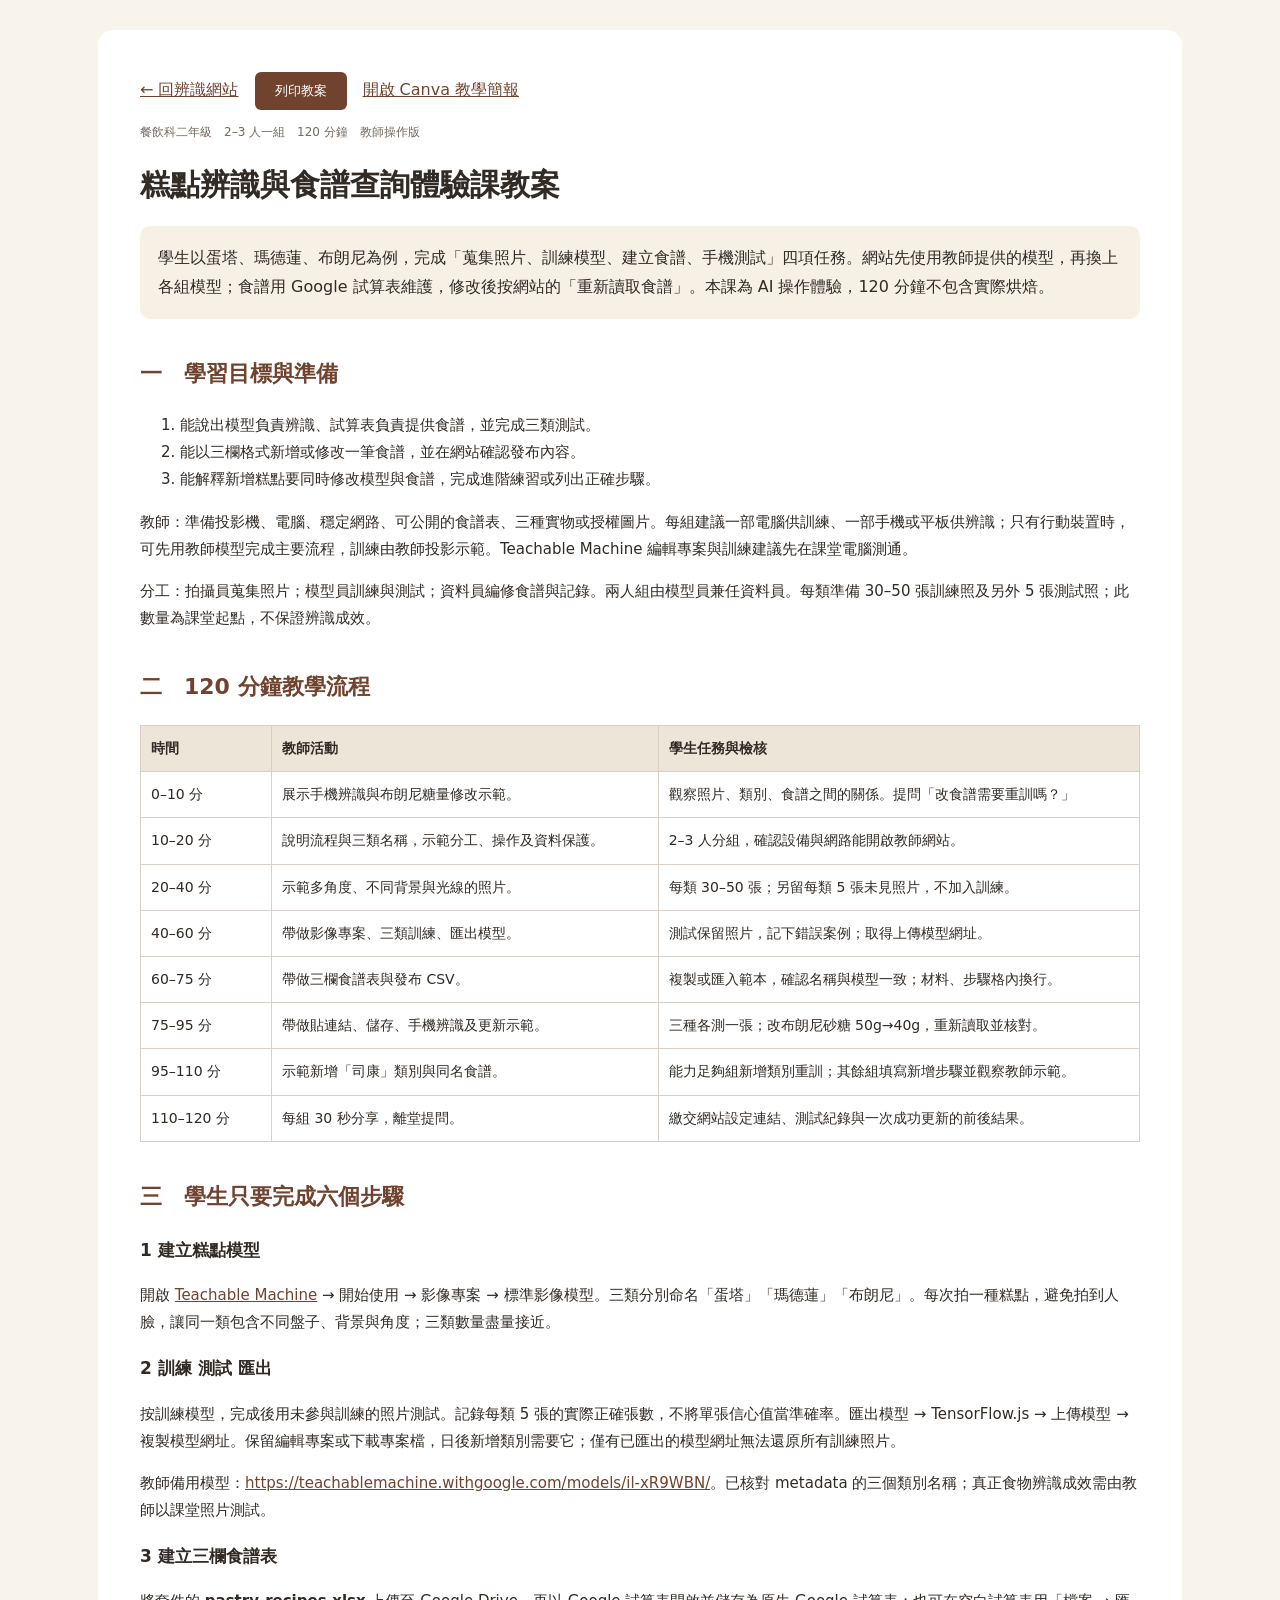
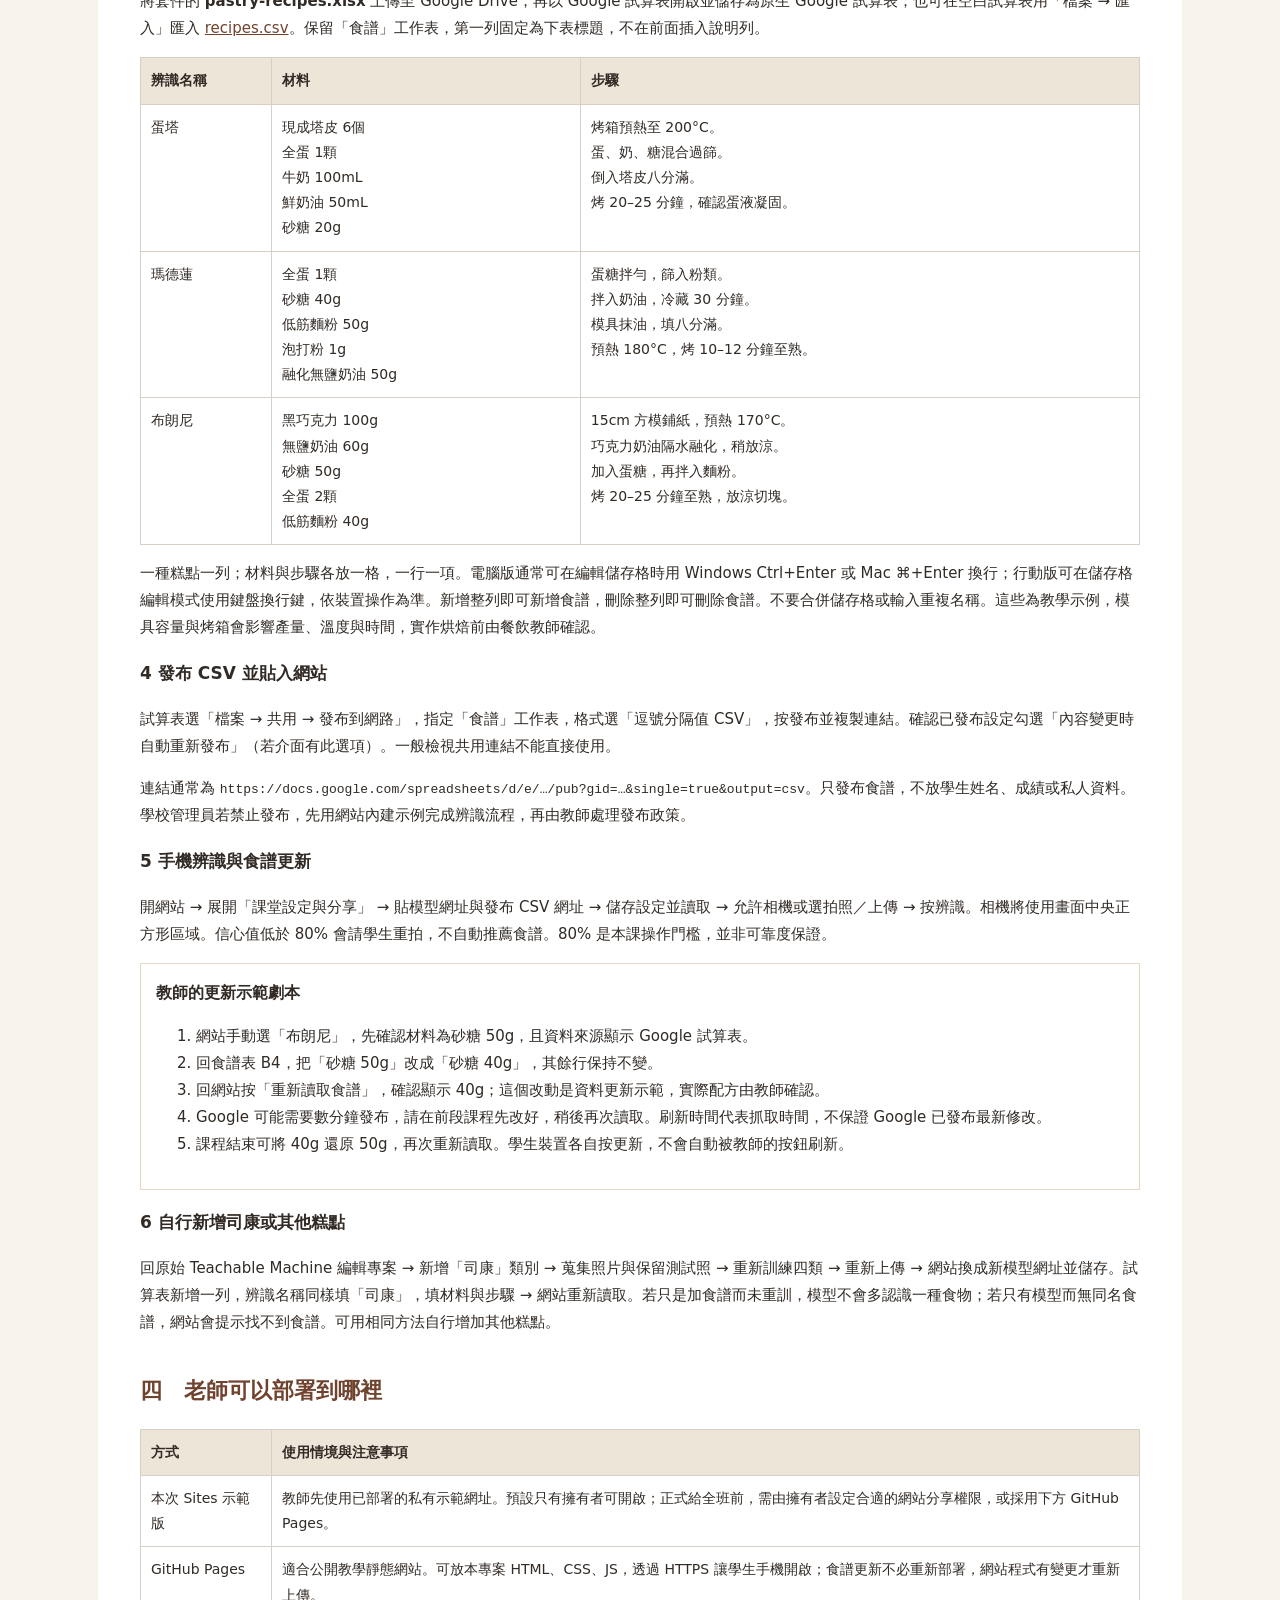
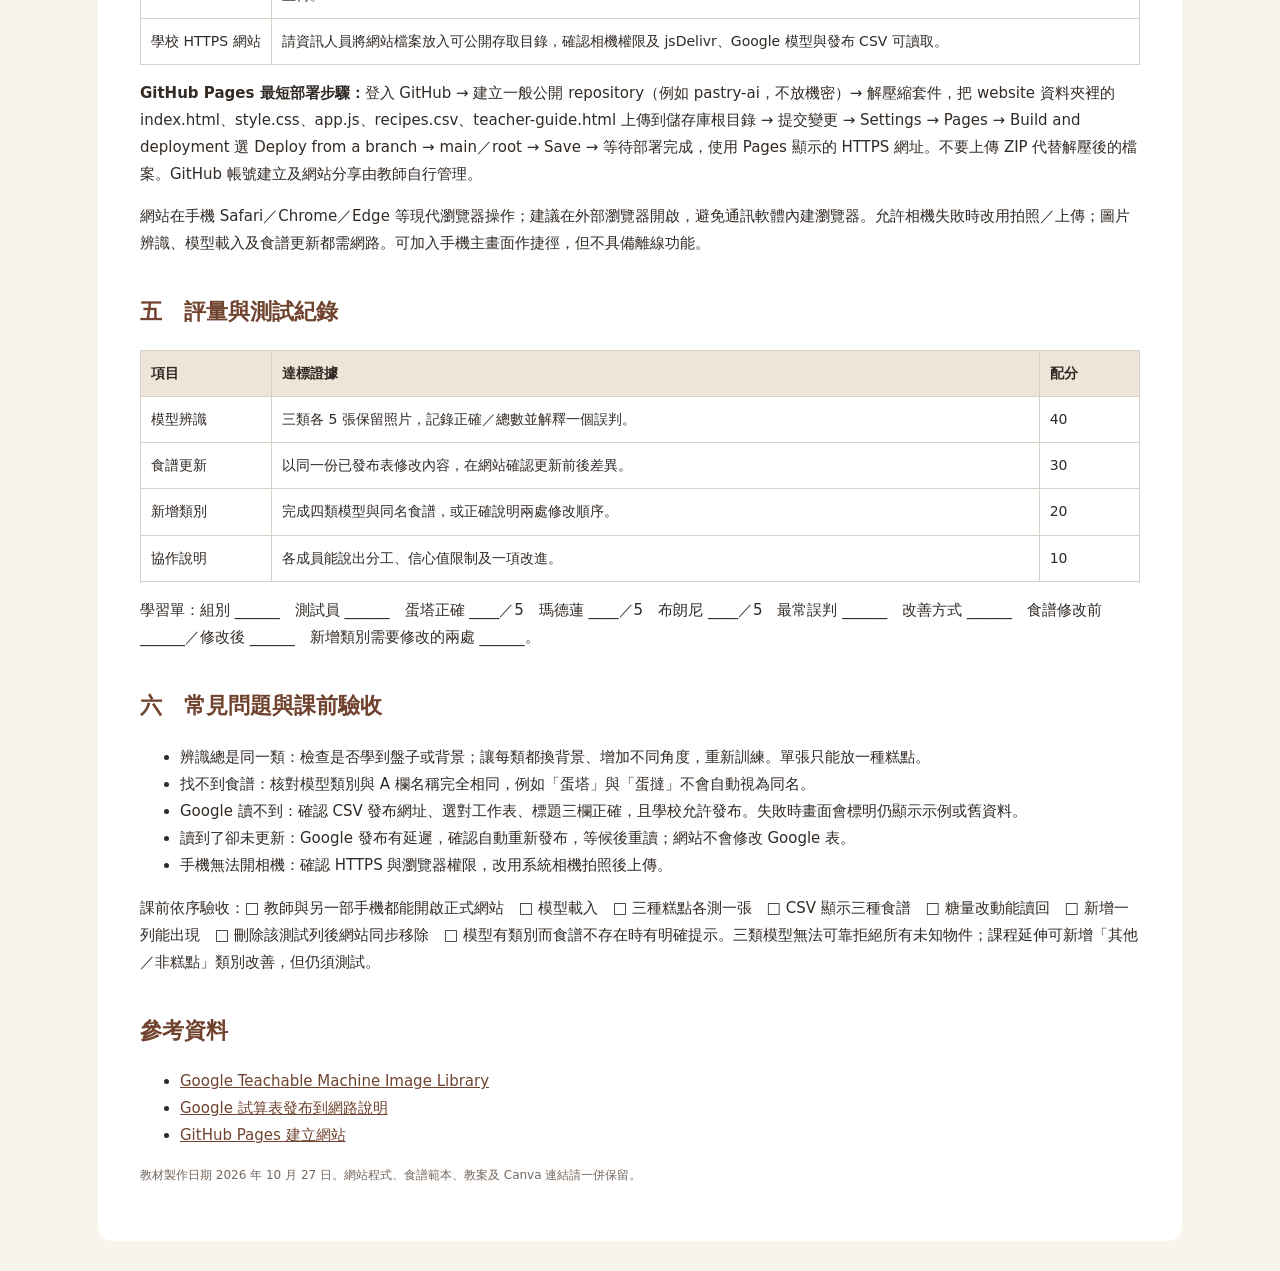
<file: teacher-guide.html>
<!doctype html><html lang="zh-Hant"><head><meta charset="utf-8"><meta name="viewport" content="width=device-width,initial-scale=1"><title>糕點辨識體驗課 教師教案</title><style>body{font-family:system-ui,"Microsoft JhengHei",sans-serif;line-height:1.8;color:#312a25;background:#f8f3eb;margin:0}main{max-width:1000px;margin:30px auto;background:white;padding:42px;border-radius:15px}h1{font-size:30px;line-height:1.4}h2{font-size:22px;margin-top:35px;color:#70432f}h3{font-size:17px}p,li{font-size:15px}a{color:#70432f}table{width:100%;border-collapse:collapse;font-size:14px}th,td{border:1px solid #d8d0c6;padding:10px;text-align:left;vertical-align:top}th{background:#eee5d9}th:first-child{width:110px}.lead{background:#f7f0e5;padding:18px;border-radius:10px}.check{padding:15px;border:1px solid #e4d7c8}.small{font-size:12px;color:#76685e}button{background:#70432f;color:white;border:0;padding:10px 20px;border-radius:6px;cursor:pointer}code{overflow-wrap:anywhere;font-size:13px}@media(max-width:700px){main{margin:0;padding:20px;border-radius:0}table{font-size:12px}td,th{padding:6px}}@media print{body{background:white}main{margin:0;padding:0;max-width:none}.no-print{display:none}h2,h3{break-after:avoid}tr,.check{break-inside:avoid}a{color:inherit}table{font-size:11px}p,li{font-size:11px}h1{font-size:23px}h2{font-size:17px;margin-top:22px}@page{size:A4;margin:16mm}}</style></head><body><main>
<nav class="no-print"><a href="./">← 回辨識網站</a>　<button onclick="print()">列印教案</button>　<a href="https://canva.link/2vbof699mu4c3zj">開啟 Canva 教學簡報</a></nav>
<p class="small">餐飲科二年級　2–3 人一組　120 分鐘　教師操作版</p><h1>糕點辨識與食譜查詢體驗課教案</h1>
<div class="lead">學生以蛋塔、瑪德蓮、布朗尼為例，完成「蒐集照片、訓練模型、建立食譜、手機測試」四項任務。網站先使用教師提供的模型，再換上各組模型；食譜用 Google 試算表維護，修改後按網站的「重新讀取食譜」。本課為 AI 操作體驗，120 分鐘不包含實際烘焙。</div>
<h2>一　學習目標與準備</h2><ol><li>能說出模型負責辨識、試算表負責提供食譜，並完成三類測試。</li><li>能以三欄格式新增或修改一筆食譜，並在網站確認發布內容。</li><li>能解釋新增糕點要同時修改模型與食譜，完成進階練習或列出正確步驟。</li></ol>
<p>教師：準備投影機、電腦、穩定網路、可公開的食譜表、三種實物或授權圖片。每組建議一部電腦供訓練、一部手機或平板供辨識；只有行動裝置時，可先用教師模型完成主要流程，訓練由教師投影示範。Teachable Machine 編輯專案與訓練建議先在課堂電腦測通。</p>
<p>分工：拍攝員蒐集照片；模型員訓練與測試；資料員編修食譜與記錄。兩人組由模型員兼任資料員。每類準備 30–50 張訓練照及另外 5 張測試照；此數量為課堂起點，不保證辨識成效。</p>
<h2>二　120 分鐘教學流程</h2><table><thead><tr><th>時間</th><th>教師活動</th><th>學生任務與檢核</th></tr></thead><tbody>
<tr><td>0–10 分</td><td>展示手機辨識與布朗尼糖量修改示範。</td><td>觀察照片、類別、食譜之間的關係。提問「改食譜需要重訓嗎？」</td></tr>
<tr><td>10–20 分</td><td>說明流程與三類名稱，示範分工、操作及資料保護。</td><td>2–3 人分組，確認設備與網路能開啟教師網站。</td></tr>
<tr><td>20–40 分</td><td>示範多角度、不同背景與光線的照片。</td><td>每類 30–50 張；另留每類 5 張未見照片，不加入訓練。</td></tr>
<tr><td>40–60 分</td><td>帶做影像專案、三類訓練、匯出模型。</td><td>測試保留照片，記下錯誤案例；取得上傳模型網址。</td></tr>
<tr><td>60–75 分</td><td>帶做三欄食譜表與發布 CSV。</td><td>複製或匯入範本，確認名稱與模型一致；材料、步驟格內換行。</td></tr>
<tr><td>75–95 分</td><td>帶做貼連結、儲存、手機辨識及更新示範。</td><td>三種各測一張；改布朗尼砂糖 50g→40g，重新讀取並核對。</td></tr>
<tr><td>95–110 分</td><td>示範新增「司康」類別與同名食譜。</td><td>能力足夠組新增類別重訓；其餘組填寫新增步驟並觀察教師示範。</td></tr>
<tr><td>110–120 分</td><td>每組 30 秒分享，離堂提問。</td><td>繳交網站設定連結、測試紀錄與一次成功更新的前後結果。</td></tr>
</tbody></table>
<h2>三　學生只要完成六個步驟</h2>
<h3>1 建立糕點模型</h3><p>開啟 <a href="https://teachablemachine.withgoogle.com/">Teachable Machine</a> → 開始使用 → 影像專案 → 標準影像模型。三類分別命名「蛋塔」「瑪德蓮」「布朗尼」。每次拍一種糕點，避免拍到人臉，讓同一類包含不同盤子、背景與角度；三類數量盡量接近。</p>
<h3>2 訓練 測試 匯出</h3><p>按訓練模型，完成後用未參與訓練的照片測試。記錄每類 5 張的實際正確張數，不將單張信心值當準確率。匯出模型 → TensorFlow.js → 上傳模型 → 複製模型網址。保留編輯專案或下載專案檔，日後新增類別需要它；僅有已匯出的模型網址無法還原所有訓練照片。</p>
<p>教師備用模型：<a href="https://teachablemachine.withgoogle.com/models/il-xR9WBN/">https://teachablemachine.withgoogle.com/models/il-xR9WBN/</a>。已核對 metadata 的三個類別名稱；真正食物辨識成效需由教師以課堂照片測試。</p>
<h3>3 建立三欄食譜表</h3><p>將套件的 <strong>pastry-recipes.xlsx</strong> 上傳至 Google Drive，再以 Google 試算表開啟並儲存為原生 Google 試算表；也可在空白試算表用「檔案 → 匯入」匯入 <a href="recipes.csv">recipes.csv</a>。保留「食譜」工作表，第一列固定為下表標題，不在前面插入說明列。</p>
<table><tr><th>辨識名稱</th><th>材料</th><th>步驟</th></tr><tr><td>蛋塔</td><td>現成塔皮 6個<br>全蛋 1顆<br>牛奶 100mL<br>鮮奶油 50mL<br>砂糖 20g</td><td>烤箱預熱至 200°C。<br>蛋、奶、糖混合過篩。<br>倒入塔皮八分滿。<br>烤 20–25 分鐘，確認蛋液凝固。</td></tr><tr><td>瑪德蓮</td><td>全蛋 1顆<br>砂糖 40g<br>低筋麵粉 50g<br>泡打粉 1g<br>融化無鹽奶油 50g</td><td>蛋糖拌勻，篩入粉類。<br>拌入奶油，冷藏 30 分鐘。<br>模具抹油，填八分滿。<br>預熱 180°C，烤 10–12 分鐘至熟。</td></tr><tr><td>布朗尼</td><td>黑巧克力 100g<br>無鹽奶油 60g<br>砂糖 50g<br>全蛋 2顆<br>低筋麵粉 40g</td><td>15cm 方模鋪紙，預熱 170°C。<br>巧克力奶油隔水融化，稍放涼。<br>加入蛋糖，再拌入麵粉。<br>烤 20–25 分鐘至熟，放涼切塊。</td></tr></table>
<p>一種糕點一列；材料與步驟各放一格，一行一項。電腦版通常可在編輯儲存格時用 Windows Ctrl+Enter 或 Mac ⌘+Enter 換行；行動版可在儲存格編輯模式使用鍵盤換行鍵，依裝置操作為準。新增整列即可新增食譜，刪除整列即可刪除食譜。不要合併儲存格或輸入重複名稱。這些為教學示例，模具容量與烤箱會影響產量、溫度與時間，實作烘焙前由餐飲教師確認。</p>
<h3>4 發布 CSV 並貼入網站</h3><p>試算表選「檔案 → 共用 → 發布到網路」，指定「食譜」工作表，格式選「逗號分隔值 CSV」，按發布並複製連結。確認已發布設定勾選「內容變更時自動重新發布」（若介面有此選項）。一般檢視共用連結不能直接使用。</p><p>連結通常為 <code>https://docs.google.com/spreadsheets/d/e/…/pub?gid=…&amp;single=true&amp;output=csv</code>。只發布食譜，不放學生姓名、成績或私人資料。學校管理員若禁止發布，先用網站內建示例完成辨識流程，再由教師處理發布政策。</p>
<h3>5 手機辨識與食譜更新</h3><p>開網站 → 展開「課堂設定與分享」 → 貼模型網址與發布 CSV 網址 → 儲存設定並讀取 → 允許相機或選拍照／上傳 → 按辨識。相機將使用畫面中央正方形區域。信心值低於 80% 會請學生重拍，不自動推薦食譜。80% 是本課操作門檻，並非可靠度保證。</p>
<div class="check"><strong>教師的更新示範劇本</strong><ol><li>網站手動選「布朗尼」，先確認材料為砂糖 50g，且資料來源顯示 Google 試算表。</li><li>回食譜表 B4，把「砂糖 50g」改成「砂糖 40g」，其餘行保持不變。</li><li>回網站按「重新讀取食譜」，確認顯示 40g；這個改動是資料更新示範，實際配方由教師確認。</li><li>Google 可能需要數分鐘發布，請在前段課程先改好，稍後再次讀取。刷新時間代表抓取時間，不保證 Google 已發布最新修改。</li><li>課程結束可將 40g 還原 50g，再次重新讀取。學生裝置各自按更新，不會自動被教師的按鈕刷新。</li></ol></div>
<h3>6 自行新增司康或其他糕點</h3><p>回原始 Teachable Machine 編輯專案 → 新增「司康」類別 → 蒐集照片與保留測試照 → 重新訓練四類 → 重新上傳 → 網站換成新模型網址並儲存。試算表新增一列，辨識名稱同樣填「司康」，填材料與步驟 → 網站重新讀取。若只是加食譜而未重訓，模型不會多認識一種食物；若只有模型而無同名食譜，網站會提示找不到食譜。可用相同方法自行增加其他糕點。</p>
<h2>四　老師可以部署到哪裡</h2><table><tr><th>方式</th><th>使用情境與注意事項</th></tr><tr><td>本次 Sites 示範版</td><td>教師先使用已部署的私有示範網址。預設只有擁有者可開啟；正式給全班前，需由擁有者設定合適的網站分享權限，或採用下方 GitHub Pages。</td></tr><tr><td>GitHub Pages</td><td>適合公開教學靜態網站。可放本專案 HTML、CSS、JS，透過 HTTPS 讓學生手機開啟；食譜更新不必重新部署，網站程式有變更才重新上傳。</td></tr><tr><td>學校 HTTPS 網站</td><td>請資訊人員將網站檔案放入可公開存取目錄，確認相機權限及 jsDelivr、Google 模型與發布 CSV 可讀取。</td></tr></table>
<p><strong>GitHub Pages 最短部署步驟：</strong>登入 GitHub → 建立一般公開 repository（例如 pastry-ai，不放機密）→ 解壓縮套件，把 website 資料夾裡的 index.html、style.css、app.js、recipes.csv、teacher-guide.html 上傳到儲存庫根目錄 → 提交變更 → Settings → Pages → Build and deployment 選 Deploy from a branch → main／root → Save → 等待部署完成，使用 Pages 顯示的 HTTPS 網址。不要上傳 ZIP 代替解壓後的檔案。GitHub 帳號建立及網站分享由教師自行管理。</p>
<p>網站在手機 Safari／Chrome／Edge 等現代瀏覽器操作；建議在外部瀏覽器開啟，避免通訊軟體內建瀏覽器。允許相機失敗時改用拍照／上傳；圖片辨識、模型載入及食譜更新都需網路。可加入手機主畫面作捷徑，但不具備離線功能。</p>
<h2>五　評量與測試紀錄</h2><table><tr><th>項目</th><th>達標證據</th><th>配分</th></tr><tr><td>模型辨識</td><td>三類各 5 張保留照片，記錄正確／總數並解釋一個誤判。</td><td>40</td></tr><tr><td>食譜更新</td><td>以同一份已發布表修改內容，在網站確認更新前後差異。</td><td>30</td></tr><tr><td>新增類別</td><td>完成四類模型與同名食譜，或正確說明兩處修改順序。</td><td>20</td></tr><tr><td>協作說明</td><td>各成員能說出分工、信心值限制及一項改進。</td><td>10</td></tr></table>
<p>學習單：組別 ______　測試員 ______　蛋塔正確 ____／5　瑪德蓮 ____／5　布朗尼 ____／5　最常誤判 ______　改善方式 ______　食譜修改前 ______／修改後 ______　新增類別需要修改的兩處 ______。</p>
<h2>六　常見問題與課前驗收</h2><ul><li>辨識總是同一類：檢查是否學到盤子或背景；讓每類都換背景、增加不同角度，重新訓練。單張只能放一種糕點。</li><li>找不到食譜：核對模型類別與 A 欄名稱完全相同，例如「蛋塔」與「蛋撻」不會自動視為同名。</li><li>Google 讀不到：確認 CSV 發布網址、選對工作表、標題三欄正確，且學校允許發布。失敗時畫面會標明仍顯示示例或舊資料。</li><li>讀到了卻未更新：Google 發布有延遲，確認自動重新發布，等候後重讀；網站不會修改 Google 表。</li><li>手機無法開相機：確認 HTTPS 與瀏覽器權限，改用系統相機拍照後上傳。</li></ul><p>課前依序驗收：□ 教師與另一部手機都能開啟正式網站　□ 模型載入　□ 三種糕點各測一張　□ CSV 顯示三種食譜　□ 糖量改動能讀回　□ 新增一列能出現　□ 刪除該測試列後網站同步移除　□ 模型有類別而食譜不存在時有明確提示。三類模型無法可靠拒絕所有未知物件；課程延伸可新增「其他／非糕點」類別改善，但仍須測試。</p>
<h2>參考資料</h2><ul><li><a href="https://github.com/googlecreativelab/teachablemachine-community/tree/master/libraries/image">Google Teachable Machine Image Library</a></li><li><a href="https://support.google.com/docs/answer/183965?hl=zh-Hant">Google 試算表發布到網路說明</a></li><li><a href="https://docs.github.com/en/pages/getting-started-with-github-pages/creating-a-github-pages-site">GitHub Pages 建立網站</a></li></ul><p class="small">教材製作日期 2026 年 10 月 27 日。網站程式、食譜範本、教案及 Canva 連結請一併保留。</p>
</main></body></html>
</file>
